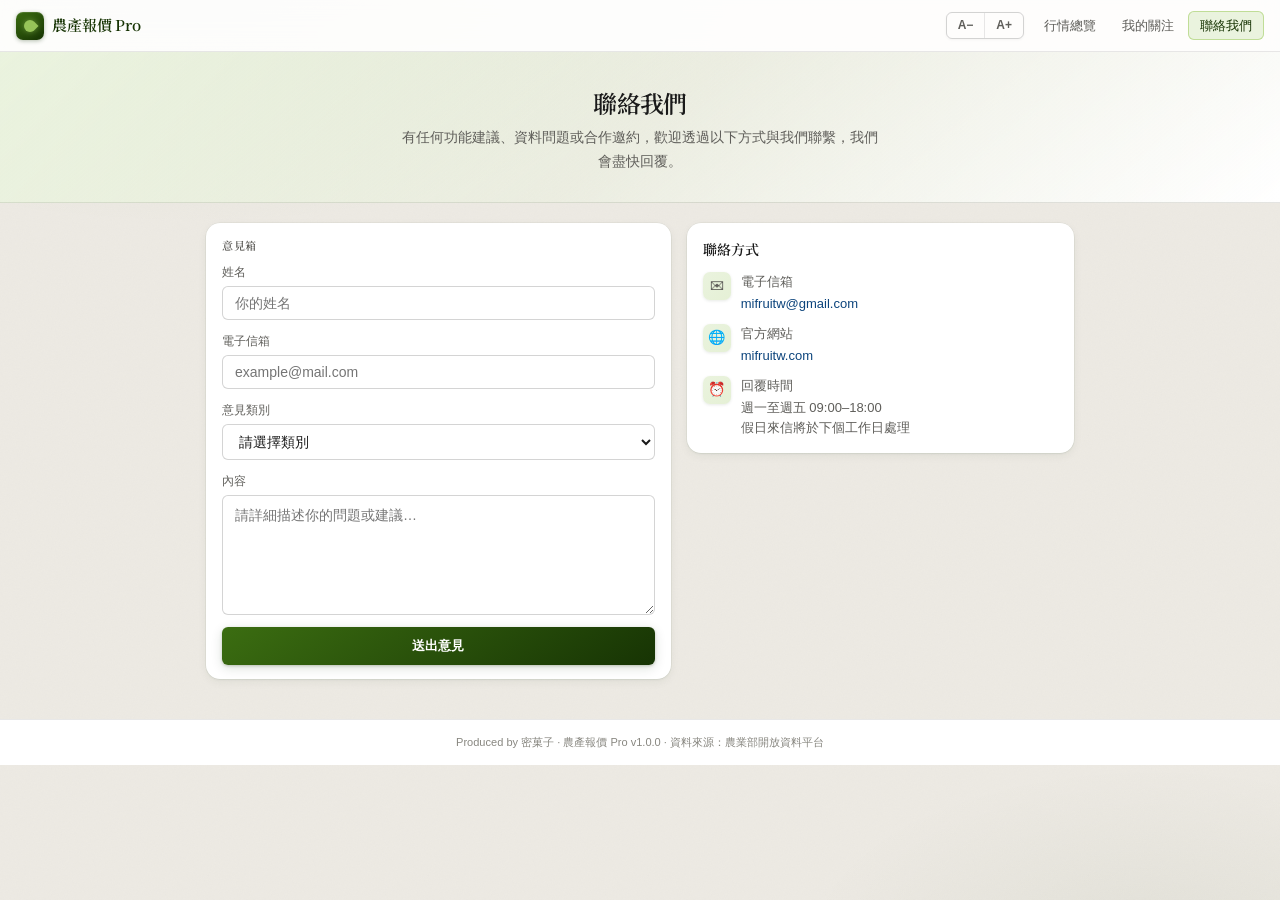
<file: contact.html>
<!DOCTYPE html>
<html lang="zh-TW">
<head>
  <meta charset="UTF-8">
  <meta name="viewport" content="width=device-width, initial-scale=1.0, viewport-fit=cover">
  <title>聯絡我們 — 農產報價 Pro</title>
  <link rel="stylesheet" href="css/style.css">
</head>
<body>

<header class="topbar">
  <div class="logo">
    <div class="logo-sq"><div class="logo-sq-i"></div></div>
    農產報價 Pro
  </div>
  <div class="topbar-right">
    <div class="font-ctrl">
      <button class="font-btn" onclick="fontSizeDecrease()" aria-label="縮小字體">A−</button>
      <button class="font-btn" onclick="fontSizeIncrease()" aria-label="放大字體">A+</button>
    </div>
    <nav class="topbar-nav">
      <a href="index.html"     class="nav-link">行情總覽</a>
      <a href="watchlist.html" class="nav-link">我的關注</a>
      <a href="contact.html"   class="nav-link active">聯絡我們</a>
    </nav>
  </div>
</header>

<div class="contact-hero">
  <h1>聯絡我們</h1>
  <p>有任何功能建議、資料問題或合作邀約，歡迎透過以下方式與我們聯繫，我們會盡快回覆。</p>
</div>

<div class="contact-layout">

  <div>
    <div class="card">
      <div class="card-title">意見箱</div>
      <form id="contact-form">
        <div class="form-group">
          <label class="form-label">姓名</label>
          <input class="form-input" type="text" id="field-name" placeholder="你的姓名" required>
        </div>
        <div class="form-group">
          <label class="form-label">電子信箱</label>
          <input class="form-input" type="email" id="field-email" placeholder="example@mail.com" required>
        </div>
        <div class="form-group">
          <label class="form-label">意見類別</label>
          <select class="form-select" id="field-category">
            <option value="">請選擇類別</option>
            <option value="feature">功能建議</option>
            <option value="data">資料問題（報價有誤 / 資料缺漏）</option>
            <option value="bug">頁面錯誤</option>
            <option value="collab">合作邀約</option>
            <option value="other">其他</option>
          </select>
        </div>
        <div class="form-group">
          <label class="form-label">內容</label>
          <textarea class="form-textarea" id="field-message" placeholder="請詳細描述你的問題或建議…" required></textarea>
        </div>
        <button type="submit" class="form-submit">送出意見</button>
        <div class="success-msg" id="success-msg">感謝你的回饋！我們已收到你的留言，將盡快與你聯繫。</div>
      </form>
    </div>
  </div>

  <div>
    <div class="contact-info-card">
      <h3>聯絡方式</h3>
      <div class="contact-row">
        <div class="contact-icon">✉</div>
        <div>
          <div style="font-weight:500;margin-bottom:3px">電子信箱</div>
          <a href="mailto:mifruitw@gmail.com" style="color:var(--blue-text)">mifruitw@gmail.com</a>
        </div>
      </div>
      <div class="contact-row">
        <div class="contact-icon">🌐</div>
        <div>
          <div style="font-weight:500;margin-bottom:3px">官方網站</div>
          <a href="https://mifruitw.com/" target="_blank" rel="noopener"
            style="color:var(--blue-text)">mifruitw.com</a>
        </div>
      </div>
      <div class="contact-row">
        <div class="contact-icon">⏰</div>
        <div>
          <div style="font-weight:500;margin-bottom:3px">回覆時間</div>
          <div>週一至週五 09:00–18:00<br>假日來信將於下個工作日處理</div>
        </div>
      </div>
    </div>
  </div>

</div>

<footer class="footer">
  Produced by 密菓子 · 農產報價 Pro v1.0.0 · 資料來源：農業部開放資料平台
</footer>

<nav class="bottom-nav">
  <div class="bottom-nav-inner">

    <a href="index.html" class="bnav-item" aria-label="行情總覽">
      <div class="bnav-icon">
        <svg viewBox="0 0 24 24" aria-hidden="true">
          <rect x="3" y="12" width="4" height="9" rx="1" fill="currentColor" stroke="none"/>
          <rect x="10" y="7" width="4" height="14" rx="1" fill="currentColor" stroke="none"/>
          <rect x="17" y="3" width="4" height="18" rx="1" fill="currentColor" stroke="none"/>
        </svg>
      </div>
      <span class="bnav-label">行情總覽</span>
    </a>

    <a href="watchlist.html" class="bnav-item" aria-label="我的關注">
      <div class="bnav-icon">
        <svg viewBox="0 0 24 24" aria-hidden="true">
          <polygon points="12,2 15.09,8.26 22,9.27 17,14.14 18.18,21.02 12,17.77 5.82,21.02 7,14.14 2,9.27 8.91,8.26"
            fill="none" stroke="currentColor" stroke-width="1.8" stroke-linecap="round" stroke-linejoin="round"/>
        </svg>
      </div>
      <span class="bnav-label">我的關注</span>
    </a>

    <a href="contact.html" class="bnav-item active" aria-label="聯絡我們">
      <div class="bnav-icon">
        <svg viewBox="0 0 24 24" aria-hidden="true">
          <rect x="2" y="4" width="20" height="16" rx="2"
            fill="none" stroke="currentColor" stroke-width="1.8"/>
          <polyline points="2,4 12,13 22,4"
            fill="none" stroke="currentColor" stroke-width="1.8" stroke-linecap="round"/>
        </svg>
      </div>
      <span class="bnav-label">聯絡我們</span>
    </a>

  </div>
</nav>

<script src="js/units.js"></script>
<script>
  document.getElementById('contact-form').addEventListener('submit', function(e) {
    e.preventDefault();
    const name    = document.getElementById('field-name').value.trim();
    const email   = document.getElementById('field-email').value.trim();
    const message = document.getElementById('field-message').value.trim();
    if (!name || !email || !message) return;
    this.style.opacity = '0.5';
    setTimeout(() => {
      this.style.opacity = '1';
      this.reset();
      const msg = document.getElementById('success-msg');
      msg.style.display = 'block';
      setTimeout(() => msg.style.display = 'none', 5000);
    }, 600);
  });
</script>
</body>
</html>
</file>
<file: css/style.css>
/* ===== Fonts ===== */
@import url('https://fonts.googleapis.com/css2?family=Noto+Serif+TC:wght@400;600&display=swap');

/* ===== Reset & Base ===== */
*, *::before, *::after { box-sizing: border-box; margin: 0; padding: 0; }

:root {
  --green-dark:    #173404;
  --green-mid:     #3B6D11;
  --green-light:   #97C459;
  --green-bg:      #EAF3DE;
  --green-border:  #C0DD97;
  --amber-bg:      #FAEEDA;
  --amber-border:  #FAC775;
  --amber-text:    #633806;
  --blue-bg:       #E6F1FB;
  --blue-border:   #B5D4F4;
  --blue-text:     #0C447C;
  --red-bg:        #FCEBEB;
  --red-border:    #F09595;
  --red-text:      #A32D2D;

  /* Depth layers: base → elevated → floating */
  --bg-page:       #EDEAE3;
  --bg-card:       #FFFFFF;
  --bg-surface:    #F3F0E9;
  --bg-float:      #FFFFFF;

  --text-primary:  #1A1A1A;
  --text-secondary:#5F5E5A;
  --text-tertiary: #888780;
  --border:        rgba(0,0,0,0.09);
  --border-strong: rgba(0,0,0,0.17);

  --radius-sm: 6px;
  --radius-md: 10px;
  --radius-lg: 14px;

  /* Spacing tokens */
  --sp-1: 4px;
  --sp-2: 8px;
  --sp-3: 12px;
  --sp-4: 16px;
  --sp-5: 20px;
  --sp-6: 24px;

  /* Color-tinted shadows */
  --shadow-card:
    0 0 0 0.5px rgba(23,52,4,0.07),
    0 1px 2px rgba(23,52,4,0.05),
    0 3px 10px rgba(23,52,4,0.06);
  --shadow-card-hover:
    0 0 0 1px rgba(59,109,17,0.18),
    0 2px 6px rgba(23,52,4,0.08),
    0 8px 24px rgba(23,52,4,0.09);
  --shadow-float:
    0 0 0 0.5px rgba(23,52,4,0.08),
    0 4px 16px rgba(23,52,4,0.10),
    0 16px 40px rgba(23,52,4,0.08);

  --font-display: 'Noto Serif TC', 'Georgia', 'Noto Serif CJK TC', serif;
  --font: -apple-system, BlinkMacSystemFont, 'Helvetica Neue', 'PingFang TC', 'Microsoft JhengHei', sans-serif;
  --topbar-h: 52px;
  --bottomnav-h: 56px;
  --bnav-inactive: #B4B2A9;
  --bnav-active:   #3B6D11;

  /* Spring easing */
  --ease-spring: cubic-bezier(0.34, 1.56, 0.64, 1);
  --ease-out:    cubic-bezier(0.22, 1, 0.36, 1);
}

html { font-size: 14px; -webkit-text-size-adjust: 100%; text-size-adjust: 100%; }

body {
  font-family: var(--font);
  background-color: var(--bg-page);
  /* Radial gradients + grain texture */
  background-image:
    radial-gradient(ellipse 80% 55% at 15% -5%,  rgba(59,109,17,0.08) 0%, transparent 55%),
    radial-gradient(ellipse 55% 40% at 90% 105%, rgba(23,52,4,0.05)  0%, transparent 50%),
    url("data:image/svg+xml,%3Csvg xmlns='http://www.w3.org/2000/svg' width='220' height='220'%3E%3Cfilter id='n'%3E%3CfeTurbulence type='fractalNoise' baseFrequency='0.72' numOctaves='4' stitchTiles='stitch'/%3E%3CfeColorMatrix type='saturate' values='0'/%3E%3C/filter%3E%3Crect width='220' height='220' filter='url(%23n)' opacity='0.032'/%3E%3C/svg%3E");
  color: var(--text-primary);
  line-height: 1.5;
  min-height: 100vh;
  overflow-x: hidden;
  width: 100%;
}

img, canvas, video { max-width: 100%; display: block; }
a { color: inherit; text-decoration: none; }
button { font-family: var(--font); cursor: pointer; border: none; background: transparent; }
input, select, textarea { font-family: var(--font); }

/* ===== Topbar ===== */
.topbar {
  background: rgba(255,255,255,0.90);
  backdrop-filter: blur(14px) saturate(1.4);
  -webkit-backdrop-filter: blur(14px) saturate(1.4);
  border-bottom: 0.5px solid var(--border);
  padding: 0 var(--sp-4);
  height: var(--topbar-h);
  display: flex;
  align-items: center;
  justify-content: space-between;
  position: sticky;
  top: 0;
  z-index: 200;
  width: 100%;
  gap: var(--sp-3);
}

.logo {
  display: flex; align-items: center; gap: var(--sp-2);
  font-family: var(--font-display);
  font-size: 1.07rem; font-weight: 600;
  color: var(--green-dark); flex-shrink: 0;
  letter-spacing: -0.01em;
}

.logo-sq {
  width: 28px; height: 28px; border-radius: 7px;
  background: linear-gradient(145deg, var(--green-mid) 0%, var(--green-dark) 100%);
  display: flex; align-items: center; justify-content: center; flex-shrink: 0;
  box-shadow: 0 1px 4px rgba(23,52,4,0.32), inset 0 1px 0 rgba(255,255,255,0.12);
}

.logo-sq-i {
  width: 12px; height: 12px;
  border-radius: 50% 0 50% 50%;
  background: var(--green-light);
  transform: rotate(45deg);
  box-shadow: 0 0 6px rgba(151,196,89,0.6);
}

.topbar-right {
  display: flex; align-items: center; gap: var(--sp-2);
}

/* A− A+ */
.font-ctrl {
  display: flex; align-items: center;
  border: 0.5px solid var(--border-strong);
  border-radius: var(--radius-sm); overflow: hidden; flex-shrink: 0;
  box-shadow: 0 1px 3px rgba(0,0,0,0.04);
}

.font-btn {
  font-size: 12px; font-weight: 600;
  padding: 5px 11px; cursor: pointer;
  color: var(--text-secondary); background: transparent;
  border: none; border-right: 0.5px solid var(--border);
  transition: background 0.15s var(--ease-out), color 0.12s, transform 0.1s;
  white-space: nowrap; line-height: 1.3;
}
.font-btn:last-child { border-right: none; }
.font-btn:hover  { background: var(--bg-surface); color: var(--text-primary); }
.font-btn:active { background: var(--green-bg); color: var(--green-dark); transform: scale(0.94); }
.font-btn:focus-visible { outline: 2px solid var(--green-mid); outline-offset: -2px; }

.topbar-nav { display: flex; align-items: center; gap: 2px; }

.nav-link {
  font-size: 0.93rem; padding: 5px 12px;
  border-radius: var(--radius-sm);
  color: var(--text-secondary);
  transition: background 0.15s var(--ease-out), color 0.12s; white-space: nowrap;
}
.nav-link:hover  { background: var(--bg-surface); color: var(--text-primary); }
.nav-link.active {
  background: var(--green-bg); color: var(--green-dark); font-weight: 500;
  box-shadow: inset 0 0 0 1px var(--green-border);
}
.nav-link:focus-visible { outline: 2px solid var(--green-mid); outline-offset: 1px; }

/* ===== Bottom Nav — SVG icons ===== */
.bottom-nav {
  display: none;
  position: fixed;
  bottom: 0; left: 0; right: 0;
  height: var(--bottomnav-h);
  background: rgba(255,255,255,0.93);
  backdrop-filter: blur(12px);
  -webkit-backdrop-filter: blur(12px);
  border-top: 0.5px solid var(--border);
  z-index: 200;
  padding-bottom: env(safe-area-inset-bottom);
}

.bottom-nav-inner { display: flex; height: 100%; }

.bnav-item {
  flex: 1; display: flex; flex-direction: column;
  align-items: center; justify-content: center;
  gap: 4px; cursor: pointer;
  padding: 6px 0; text-decoration: none;
  color: var(--bnav-inactive);
  transition: color 0.15s var(--ease-out), transform 0.15s var(--ease-spring);
}
.bnav-item:active { transform: scale(0.88); }
.bnav-item.active { color: var(--bnav-active); }

.bnav-icon {
  width: 22px; height: 22px;
  display: flex; align-items: center; justify-content: center;
}

.bnav-icon svg {
  width: 22px; height: 22px;
  fill: none;
  stroke: currentColor;
  stroke-width: 1.8;
  stroke-linecap: round;
  stroke-linejoin: round;
  transition: stroke 0.15s;
}

.bnav-label {
  font-size: 0.72rem;
  font-weight: 500;
  letter-spacing: 0.01em;
  transition: color 0.15s;
}

/* ===== Pills ===== */
.pill {
  font-size: 0.78rem; padding: 3px 9px; border-radius: 20px;
  border: 0.5px solid var(--border); color: var(--text-secondary);
  white-space: nowrap; background: var(--bg-card);
}
.pill.live {
  background: var(--green-bg); color: var(--green-dark); border-color: var(--green-border);
  box-shadow: 0 0 0 2px rgba(59,109,17,0.08), 0 1px 4px rgba(59,109,17,0.12);
}

.badge { display: inline-block; font-size: 0.71rem; padding: 1px 5px; border-radius: 3px; font-weight: 500; }
.badge-auction   { background: var(--amber-bg); color: var(--amber-text); border: 0.5px solid var(--amber-border); }
.badge-wholesale { background: var(--blue-bg);  color: var(--blue-text);  border: 0.5px solid var(--blue-border); }

/* ===== Filter Bar ===== */
.filter-bar {
  background: rgba(255,255,255,0.92);
  border-bottom: 0.5px solid var(--border);
  padding: 8px var(--sp-4);
  display: flex; align-items: center; gap: var(--sp-2); flex-wrap: wrap; width: 100%;
}

.filter-label { font-size: 0.86rem; color: var(--text-secondary); white-space: nowrap; }
.cat-pills    { display: flex; gap: 4px; flex-wrap: wrap; }

.cpill {
  font-size: 0.86rem; padding: 4px 12px; border-radius: 20px;
  border: 0.5px solid var(--border); cursor: pointer;
  color: var(--text-secondary); background: transparent;
  transition: background 0.15s var(--ease-out), color 0.12s, border-color 0.12s, transform 0.12s var(--ease-spring);
  white-space: nowrap;
}
.cpill:hover  { background: var(--bg-surface); }
.cpill:active { transform: scale(0.94); }
.cpill.active {
  background: var(--green-bg); color: var(--green-dark);
  border-color: var(--green-border); font-weight: 500;
  box-shadow: inset 0 0 0 0.5px var(--green-border);
}
.cpill:focus-visible { outline: 2px solid var(--green-mid); outline-offset: 2px; }

/* ===== 資料更新時間列 ===== */
.data-update-bar {
  background: var(--bg-surface);
  border-bottom: 0.5px solid var(--border);
  padding: 5px var(--sp-4);
  display: flex; align-items: center; gap: 6px;
  font-size: 0.75rem; color: var(--text-tertiary); flex-wrap: wrap;
}

.data-update-dot {
  width: 6px; height: 6px; border-radius: 50%;
  background: var(--green-mid); flex-shrink: 0;
  animation: pulse 2s ease-in-out infinite;
  box-shadow: 0 0 0 2px rgba(59,109,17,0.18);
}
.data-update-dot.stale { background: var(--text-tertiary); animation: none; box-shadow: none; }

@keyframes pulse {
  0%,100% { opacity: 1; box-shadow: 0 0 0 2px rgba(59,109,17,0.18); }
  50%      { opacity: 0.5; box-shadow: 0 0 0 5px rgba(59,109,17,0.06); }
}

.seg {
  display: flex; border: 0.5px solid var(--border-strong);
  border-radius: var(--radius-sm); overflow: hidden; flex-shrink: 0;
  box-shadow: 0 1px 3px rgba(0,0,0,0.04);
}

.seg-btn {
  font-size: 0.79rem; padding: 4px 10px; cursor: pointer;
  color: var(--text-secondary); background: transparent;
  border: none; border-right: 0.5px solid var(--border);
  white-space: nowrap; transition: background 0.12s, color 0.1s, transform 0.1s;
}
.seg-btn:last-child { border-right: none; }
.seg-btn:hover { background: var(--bg-surface); }
.seg-btn:active { transform: scale(0.95); }
.seg-btn:focus-visible { outline: 2px solid var(--green-mid); outline-offset: -2px; }
.seg-btn.active      { background: var(--green-bg); color: var(--green-dark); font-weight: 500; }
.seg-btn.active.blue { background: var(--blue-bg);  color: var(--blue-text);  font-weight: 500; }

.unit-switcher { display: flex; align-items: center; gap: 8px; margin-left: auto; flex-wrap: wrap; }

/* ===== Price Type Tabs ===== */
.price-type-tabs {
  display: flex; border: 0.5px solid var(--border-strong);
  border-radius: var(--radius-sm); overflow: hidden;
  width: fit-content; margin-bottom: 10px;
  box-shadow: 0 1px 3px rgba(0,0,0,0.04);
}

.ptt {
  font-size: 0.86rem; padding: 5px 14px; cursor: pointer;
  color: var(--text-secondary); background: transparent;
  border: none; border-right: 0.5px solid var(--border);
  transition: background 0.12s, color 0.1s; display: flex; align-items: center; gap: 5px;
}
.ptt:last-child { border-right: none; }
.ptt:hover { background: var(--bg-surface); }
.ptt:active { opacity: 0.8; }
.ptt:focus-visible { outline: 2px solid var(--green-mid); outline-offset: -2px; }
.ptt.active.auction   { background: var(--amber-bg); color: var(--amber-text); }
.ptt.active.wholesale { background: var(--blue-bg);  color: var(--blue-text); }

/* ===== Page Content ===== */
.page-content {
  max-width: 1400px; margin: 0 auto;
  padding: 14px var(--sp-4);
}

/* ===== Cards ===== */
.card {
  background: var(--bg-card); border-radius: var(--radius-lg);
  border: none;
  padding: 14px 16px;
  box-shadow: var(--shadow-card);
}

.card-title {
  font-family: var(--font-display);
  font-size: 0.79rem; font-weight: 600; color: var(--text-secondary);
  text-transform: uppercase; letter-spacing: 0.05em; margin-bottom: 10px;
  display: flex; align-items: center; justify-content: space-between;
  flex-wrap: wrap; gap: 4px;
}
.card-title-sub {
  font-family: var(--font);
  font-size: 0.71rem; font-weight: 400; text-transform: none; letter-spacing: 0; color: var(--text-tertiary);
}

.ptype-note {
  font-size: 0.79rem; color: var(--text-secondary); background: var(--bg-surface);
  border-radius: var(--radius-sm); padding: 6px 10px; margin-bottom: 10px; line-height: 1.5;
}

/* ===== 2-col layout ===== */
.main-layout { display: grid; grid-template-columns: minmax(0,1fr) 310px; gap: 14px; }
.col-left  { display: flex; flex-direction: column; gap: 14px; min-width: 0; }
.col-right { display: flex; flex-direction: column; gap: 14px; min-width: 0; }

/* ===== Metrics ===== */
.summary-row { display: flex; gap: 6px; margin-bottom: 8px; flex-wrap: wrap; }

.metric {
  background: var(--bg-surface); border-radius: var(--radius-sm);
  padding: 9px 12px; flex: 1; min-width: 76px;
  border: 0.5px solid var(--border);
}
.metric-label { font-size: 0.71rem; color: var(--text-secondary); margin-bottom: 2px; }
.metric-value { font-size: 1.35rem; font-weight: 600; font-variant-numeric: tabular-nums; line-height: 1.15; }
.metric-unit  { font-size: 0.71rem; color: var(--text-tertiary); margin-left: 2px; }
.metric-sub   { font-size: 0.79rem; font-variant-numeric: tabular-nums; margin-top: 2px; }

.color-up   { color: var(--green-mid); }
.color-down { color: var(--red-text); }
.color-flat { color: var(--text-secondary); }

/* ===== Overview grid ===== */
.overview-grid {
  display: grid;
  grid-template-columns: repeat(auto-fill, minmax(148px, 1fr));
  gap: 8px;
}

.crop-card {
  background: var(--bg-card); border-radius: var(--radius-md);
  border: none;
  box-shadow: 0 0 0 0.5px rgba(0,0,0,0.08), 0 1px 4px rgba(23,52,4,0.05);
  padding: 11px 12px;
  cursor: pointer;
  transition: box-shadow 0.18s var(--ease-out), background 0.12s, transform 0.15s var(--ease-spring);
  min-width: 0;
}
.crop-card:hover {
  box-shadow: 0 0 0 1.5px var(--green-border), 0 3px 12px rgba(23,52,4,0.1);
  background: #FAFFF7;
  transform: translateY(-1px);
}
.crop-card:active  { transform: translateY(0) scale(0.97); }
.crop-card.selected {
  box-shadow: 0 0 0 2px var(--green-mid), 0 3px 12px rgba(59,109,17,0.16);
  background: var(--green-bg);
}
.crop-card:focus-visible { outline: 2px solid var(--green-mid); outline-offset: 2px; }

.crop-card-name  { font-size: 0.93rem; font-weight: 600; margin-bottom: 5px; }
.crop-card-price { font-size: 1.28rem; font-weight: 600; font-variant-numeric: tabular-nums; line-height: 1.15; }
.crop-card-unit  { font-size: 0.71rem; color: var(--text-tertiary); margin-left: 2px; }
.crop-card-chg   { font-size: 0.86rem; font-variant-numeric: tabular-nums; margin-top: 2px; font-weight: 500; }
.crop-card-vol   { font-size: 0.71rem; color: var(--text-tertiary); margin-top: 4px; font-variant-numeric: tabular-nums; }

/* ===== Ranking ===== */
.rank-list { display: flex; flex-direction: column; }

.rank-item {
  display: flex; align-items: center;
  padding: 7px 4px; border-bottom: 0.5px solid var(--border); gap: 10px;
  border-radius: 4px;
  transition: background 0.1s;
}
.rank-item:last-child { border-bottom: none; }
.rank-item:hover { background: var(--bg-surface); }

.rank-no { font-size: 0.86rem; font-weight: 600; color: var(--text-tertiary); width: 18px; flex-shrink: 0; text-align: center; }
.rank-no.gold   { color: #B8860B; }
.rank-no.silver { color: #888; }
.rank-no.bronze { color: #A0522D; }

.rank-name  { font-size: 0.93rem; font-weight: 500; flex: 1; min-width: 0; }
.rank-price { font-size: 0.93rem; font-weight: 600; font-variant-numeric: tabular-nums; text-align: right; }
.rank-chg   { font-size: 0.86rem; font-variant-numeric: tabular-nums; width: 58px; text-align: right; flex-shrink: 0; }

/* ===== Variety Table ===== */
.variety-table { width: 100%; border-collapse: collapse; font-size: 0.86rem; }
.variety-table th { font-size: 0.71rem; font-weight: 600; color: var(--text-secondary); padding: 5px 7px; border-bottom: 0.5px solid var(--border); text-align: left; white-space: nowrap; }
.variety-table th.r { text-align: right; }
.variety-table td   { padding: 6px 7px; border-bottom: 0.5px solid var(--border); vertical-align: middle; }
.variety-table tr:last-child td { border-bottom: none; }
.variety-table tr.selected td   { background: var(--green-bg); }
.variety-table tr:hover td      { background: var(--bg-surface); cursor: pointer; }
.variety-name { font-weight: 500; }
.price-cell { text-align: right; font-variant-numeric: tabular-nums; font-weight: 600; }
.chg-cell   { text-align: right; font-variant-numeric: tabular-nums; }
.vol-cell   { text-align: right; font-variant-numeric: tabular-nums; color: var(--text-secondary); }

/* ===== Chart ===== */
.chart-toolbar {
  display: flex; align-items: center; justify-content: space-between;
  margin-bottom: 8px; flex-wrap: wrap; gap: 6px;
}
.tab-group { display: flex; gap: 3px; flex-wrap: wrap; }

.tb {
  font-size: 0.79rem; padding: 3px 10px; border-radius: var(--radius-sm);
  border: 0.5px solid var(--border); cursor: pointer;
  color: var(--text-secondary); background: transparent;
  transition: background 0.12s, color 0.1s, border-color 0.1s, transform 0.1s var(--ease-spring);
}
.tb:hover { background: var(--bg-surface); }
.tb:active { transform: scale(0.94); }
.tb:focus-visible { outline: 2px solid var(--green-mid); outline-offset: 2px; }
.tb.active       { background: var(--green-bg); color: var(--green-dark); border-color: var(--green-border); }
.tb.active.amber { background: var(--amber-bg); color: var(--amber-text); border-color: var(--amber-border); }
.tb.active.blue  { background: var(--blue-bg);  color: var(--blue-text);  border-color: var(--blue-border); }

.legend-row { display: flex; gap: 12px; flex-wrap: wrap; margin-bottom: 6px; }
.legend-item { display: flex; align-items: center; gap: 5px; font-size: 0.79rem; color: var(--text-secondary); }
.legend-swatch { width: 10px; height: 10px; border-radius: 2px; flex-shrink: 0; }
.legend-dashed { width: 18px; height: 0; border-top: 2px dashed currentColor; }

.season-note {
  background: var(--bg-surface); border-left: 2px solid var(--green-light);
  padding: 7px 10px; font-size: 0.79rem; color: var(--text-secondary);
  line-height: 1.6; margin-top: 8px;
  border-radius: 0 var(--radius-sm) var(--radius-sm) 0;
}

/* ===== Market Bars ===== */
.market-list { display: flex; flex-direction: column; gap: 5px; }
.market-row  { display: flex; align-items: center; gap: 6px; }
.market-name { font-size: 0.79rem; color: var(--text-secondary); width: 62px; text-align: right; flex-shrink: 0; overflow: hidden; text-overflow: ellipsis; white-space: nowrap; }
.bar-track   { flex: 1; height: 20px; background: var(--bg-surface); border-radius: 4px; overflow: hidden; min-width: 0; }
.bar-fill    { height: 100%; border-radius: 4px; display: flex; align-items: center; justify-content: flex-end; padding-right: 6px; transition: width 0.5s var(--ease-out); }
.bar-fill-val { font-size: 0.79rem; font-weight: 600; font-variant-numeric: tabular-nums; }
.market-vol  { font-size: 0.71rem; color: var(--text-tertiary); font-variant-numeric: tabular-nums; width: 40px; text-align: right; flex-shrink: 0; }
.region-tag  { font-size: 0.64rem; font-weight: 600; width: 18px; text-align: center; padding: 1px 2px; border-radius: 3px; flex-shrink: 0; }
.best-tag    { font-size: 0.64rem; padding: 1px 5px; background: var(--green-bg); color: var(--green-dark); border-radius: 3px; flex-shrink: 0; }
.worst-tag   { font-size: 0.64rem; padding: 1px 5px; background: var(--red-bg);   color: var(--red-text);   border-radius: 3px; flex-shrink: 0; }

/* ===== News ===== */
.news-item { padding: 9px 0; border-bottom: 0.5px solid var(--border); }
.news-item:last-child { border-bottom: none; }
.news-item a { display: block; text-decoration: none; color: inherit; transition: opacity 0.1s; }
.news-item a:hover { opacity: 0.85; }
.news-item a:hover .news-title { color: var(--blue-text); }
.news-item a:active { opacity: 0.7; }
.news-tag    { font-size: 0.71rem; padding: 1px 6px; border-radius: 3px; display: inline-block; margin-bottom: 4px; font-weight: 500; }
.tag-price   { background: var(--green-bg); color: var(--green-dark); }
.tag-weather { background: var(--blue-bg);  color: var(--blue-text); }
.tag-policy  { background: var(--amber-bg); color: var(--amber-text); }
.tag-market  { background: #EEEDFE; color: #3C3489; }
.news-title  { font-size: 0.86rem; font-weight: 500; line-height: 1.4; transition: color 0.12s; }
.news-meta   { font-size: 0.71rem; color: var(--text-tertiary); margin-top: 3px; }
.news-source-badge { font-size: 0.64rem; padding: 1px 5px; border-radius: 3px; background: var(--bg-surface); color: var(--text-tertiary); border: 0.5px solid var(--border); margin-left: 4px; }
.news-loading { display: flex; align-items: center; gap: 8px; padding: 16px 0; color: var(--text-tertiary); font-size: 0.86rem; }
.news-spinner { width: 14px; height: 14px; border: 2px solid var(--border); border-top-color: var(--green-mid); border-radius: 50%; animation: spin 0.8s linear infinite; flex-shrink: 0; }
@keyframes spin { to { transform: rotate(360deg); } }
.news-error { padding: 12px 0; color: var(--text-tertiary); font-size: 0.86rem; text-align: center; line-height: 1.6; }

/* ===== Watchlist Setup ===== */
.watchlist-setup { max-width: 600px; margin: 36px auto; padding: 0 var(--sp-4); }
.watchlist-setup h2 {
  font-family: var(--font-display);
  font-size: 1.43rem; font-weight: 600; margin-bottom: 6px;
  letter-spacing: -0.02em; line-height: 1.3;
}
.watchlist-setup p  { font-size: 0.93rem; color: var(--text-secondary); margin-bottom: 20px; line-height: 1.7; }

.pick-section { margin-bottom: 18px; }
.pick-section-title { font-size: 0.79rem; font-weight: 600; color: var(--text-secondary); text-transform: uppercase; letter-spacing: 0.05em; margin-bottom: 8px; }

.pick-grid { display: grid; grid-template-columns: repeat(auto-fill, minmax(96px, 1fr)); gap: 6px; }

.pick-item {
  display: flex; flex-direction: column; align-items: center; justify-content: center;
  padding: 10px 6px; border-radius: var(--radius-md);
  border: none;
  box-shadow: 0 0 0 0.5px rgba(0,0,0,0.1), 0 1px 3px rgba(0,0,0,0.05);
  cursor: pointer;
  font-size: 0.93rem; font-weight: 500; color: var(--text-secondary);
  background: var(--bg-card);
  transition: box-shadow 0.15s var(--ease-out), background 0.12s, color 0.12s, transform 0.15s var(--ease-spring);
  gap: 3px; text-align: center; min-height: 58px;
}
.pick-item:hover {
  box-shadow: 0 0 0 1.5px var(--green-border), 0 3px 10px rgba(23,52,4,0.1);
  background: var(--green-bg); color: var(--green-dark);
  transform: translateY(-1px);
}
.pick-item:active { transform: scale(0.96); }
.pick-item.checked {
  box-shadow: 0 0 0 2px var(--green-mid), 0 2px 8px rgba(59,109,17,0.15);
  background: var(--green-bg); color: var(--green-dark);
}
.pick-item:focus-visible { outline: 2px solid var(--green-mid); outline-offset: 2px; }
.pick-check { font-size: 0.79rem; color: var(--green-mid); height: 14px; }

.setup-confirm-btn {
  width: 100%; padding: 12px; font-size: 1rem; font-weight: 600;
  background: linear-gradient(145deg, var(--green-mid) 0%, var(--green-dark) 100%);
  color: #fff;
  border: none; border-radius: var(--radius-sm); cursor: pointer;
  transition: opacity 0.15s, transform 0.15s var(--ease-spring), box-shadow 0.15s;
  margin-top: 8px;
  box-shadow: 0 1px 3px rgba(23,52,4,0.22), 0 4px 14px rgba(23,52,4,0.16);
}
.setup-confirm-btn:hover    { opacity: 0.9; transform: translateY(-1px); box-shadow: 0 2px 6px rgba(23,52,4,0.28), 0 8px 20px rgba(23,52,4,0.18); }
.setup-confirm-btn:active   { opacity: 1; transform: scale(0.99); }
.setup-confirm-btn:disabled { opacity: 0.4; cursor: not-allowed; transform: none; box-shadow: none; }
.setup-confirm-btn:focus-visible { outline: 2px solid var(--green-light); outline-offset: 3px; }

/* ===== Watchlist Tabs ===== */
.watchlist-tabs {
  display: flex; gap: 6px; padding: 8px var(--sp-4);
  background: rgba(255,255,255,0.92); border-bottom: 0.5px solid var(--border);
  overflow-x: auto; -webkit-overflow-scrolling: touch; align-items: center;
}

.watch-tab {
  font-size: 0.86rem; padding: 4px 13px; border-radius: 20px;
  border: 0.5px solid var(--border); cursor: pointer;
  color: var(--text-secondary); background: transparent; white-space: nowrap;
  transition: background 0.15s, color 0.12s, border-color 0.12s, transform 0.12s var(--ease-spring);
}
.watch-tab:hover  { background: var(--bg-surface); }
.watch-tab:active { transform: scale(0.94); }
.watch-tab.active {
  background: var(--green-bg); color: var(--green-dark);
  border-color: var(--green-border); font-weight: 500;
  box-shadow: inset 0 0 0 0.5px var(--green-border);
}
.watch-tab:focus-visible { outline: 2px solid var(--green-mid); outline-offset: 2px; }

.watch-edit-btn {
  font-size: 0.79rem; padding: 4px 10px; border-radius: 20px;
  border: 0.5px solid var(--border); cursor: pointer;
  color: var(--text-tertiary); background: transparent;
  margin-left: auto; white-space: nowrap; flex-shrink: 0;
  transition: background 0.12s, color 0.12s;
}
.watch-edit-btn:hover { background: var(--bg-surface); color: var(--text-secondary); }
.watch-edit-btn:focus-visible { outline: 2px solid var(--green-mid); outline-offset: 2px; }

/* ===== Loading ===== */
.loading-bar { height: 2px; background: var(--bg-surface); overflow: hidden; }
.loading-fill { height: 100%; width: 0%; background: linear-gradient(90deg, var(--green-mid), var(--green-light)); }
.loading-fill.active { animation: loadpulse 1.4s ease-in-out infinite; }
@keyframes loadpulse { 0%{width:0%;margin-left:0} 50%{width:75%;margin-left:12%} 100%{width:0%;margin-left:100%} }

/* ===== Contact ===== */
.contact-hero {
  background: linear-gradient(140deg, var(--green-bg) 0%, rgba(234,243,222,0.4) 50%, var(--bg-card) 100%);
  border-bottom: 0.5px solid var(--border); padding: 36px 16px 28px; text-align: center;
}
.contact-hero h1 {
  font-family: var(--font-display);
  font-size: 1.71rem; font-weight: 600; margin-bottom: 8px;
  letter-spacing: -0.03em; line-height: 1.25;
}
.contact-hero p  { font-size: 1rem; color: var(--text-secondary); max-width: 480px; margin: 0 auto; line-height: 1.7; }

.contact-layout {
  display: grid; grid-template-columns: minmax(0,1.2fr) minmax(0,1fr);
  gap: 16px; padding: 20px 16px; max-width: 900px; margin: 0 auto;
}

.form-group { display: flex; flex-direction: column; gap: 5px; margin-bottom: 12px; }
.form-label { font-size: 0.86rem; font-weight: 500; color: var(--text-secondary); }

.form-input, .form-select, .form-textarea {
  width: 100%; padding: 8px 12px; font-size: 1rem;
  border: 0.5px solid var(--border-strong); border-radius: var(--radius-sm);
  background: var(--bg-card); color: var(--text-primary);
  outline: none; transition: border-color 0.15s, box-shadow 0.15s; font-family: var(--font);
}
.form-input:focus, .form-select:focus, .form-textarea:focus {
  border-color: var(--green-mid);
  box-shadow: 0 0 0 3px rgba(59,109,17,0.10), 0 1px 3px rgba(59,109,17,0.07);
}
.form-textarea { min-height: 120px; resize: vertical; line-height: 1.7; }

.form-submit {
  width: 100%; padding: 10px; font-size: 0.93rem; font-weight: 600;
  background: linear-gradient(145deg, var(--green-mid) 0%, var(--green-dark) 100%);
  color: #fff;
  border: none; border-radius: var(--radius-sm); cursor: pointer;
  transition: opacity 0.15s, transform 0.15s var(--ease-spring), box-shadow 0.15s;
  box-shadow: 0 1px 3px rgba(23,52,4,0.22), 0 3px 12px rgba(23,52,4,0.14);
}
.form-submit:hover  { opacity: 0.9; transform: translateY(-1px); }
.form-submit:active { opacity: 1; transform: scale(0.99); }
.form-submit:focus-visible { outline: 2px solid var(--green-light); outline-offset: 3px; }

.contact-info-card {
  background: var(--bg-card); border-radius: var(--radius-lg);
  border: none;
  box-shadow: var(--shadow-card);
  padding: 16px; margin-bottom: 12px;
}
.contact-info-card h3 {
  font-family: var(--font-display);
  font-size: 1rem; font-weight: 600; margin-bottom: 12px;
}
.contact-row { display: flex; align-items: flex-start; gap: 10px; margin-bottom: 10px; font-size: 0.93rem; color: var(--text-secondary); }
.contact-row:last-child { margin-bottom: 0; }
.contact-icon {
  width: 28px; height: 28px; border-radius: 7px;
  background: linear-gradient(135deg, var(--green-bg), rgba(151,196,89,0.25));
  box-shadow: 0 1px 3px rgba(23,52,4,0.1);
  display: flex; align-items: center; justify-content: center; flex-shrink: 0; font-size: 1rem;
}

.success-msg { display: none; background: var(--green-bg); color: var(--green-dark); border: 0.5px solid var(--green-border); border-radius: var(--radius-sm); padding: 10px 14px; font-size: 0.93rem; margin-top: 10px; text-align: center; }

/* ===== Footer ===== */
.footer {
  background: var(--bg-card); border-top: 0.5px solid var(--border);
  padding: 14px 16px; text-align: center;
  font-size: 0.79rem; color: var(--text-tertiary); margin-top: 20px;
  padding-bottom: calc(14px + env(safe-area-inset-bottom));
}

/* ===== RWD ≤960px ===== */
@media (max-width: 960px) {
  .main-layout { grid-template-columns: 1fr; }
  .col-right { order: -1; }
}

/* ===== RWD Mobile ≤600px ===== */
@media (max-width: 600px) {
  :root { --topbar-h: 48px; }

  .topbar-nav { display: none; }
  .bottom-nav { display: block; }
  .topbar { padding: 0 14px; }

  .filter-bar { padding: 7px 12px; gap: 6px; }
  .data-update-bar { padding: 5px 12px; }
  .unit-switcher { margin-left: 0; width: 100%; }

  .page-content {
    padding: 10px;
    padding-bottom: calc(16px + var(--bottomnav-h) + env(safe-area-inset-bottom));
  }

  .card { padding: 11px 12px; }
  .summary-row { display: grid; grid-template-columns: 1fr 1fr; gap: 5px; }
  .metric-value { font-size: 1.14rem; }
  .overview-grid { grid-template-columns: repeat(2, 1fr); }
  .variety-table .hide-mobile { display: none; }
  .market-name { width: 52px; }

  .contact-hero { padding: 24px 12px 20px; }
  .contact-hero h1 { font-size: 1.43rem; }
  .contact-layout { grid-template-columns: 1fr; padding: 12px; gap: 12px; }

  .footer {
    padding-bottom: calc(14px + var(--bottomnav-h) + env(safe-area-inset-bottom));
  }

  .pick-grid { grid-template-columns: repeat(3, 1fr); }
  .watchlist-setup { margin: 20px auto; }
  .font-btn { padding: 4px 8px; font-size: 11px; }
}

@media (max-width: 380px) {
  .overview-grid { grid-template-columns: 1fr 1fr; }
  .pick-grid { grid-template-columns: repeat(2, 1fr); }
}

::-webkit-scrollbar { width: 4px; height: 4px; }
::-webkit-scrollbar-track { background: transparent; }
::-webkit-scrollbar-thumb { background: var(--border-strong); border-radius: 2px; }
</file>
